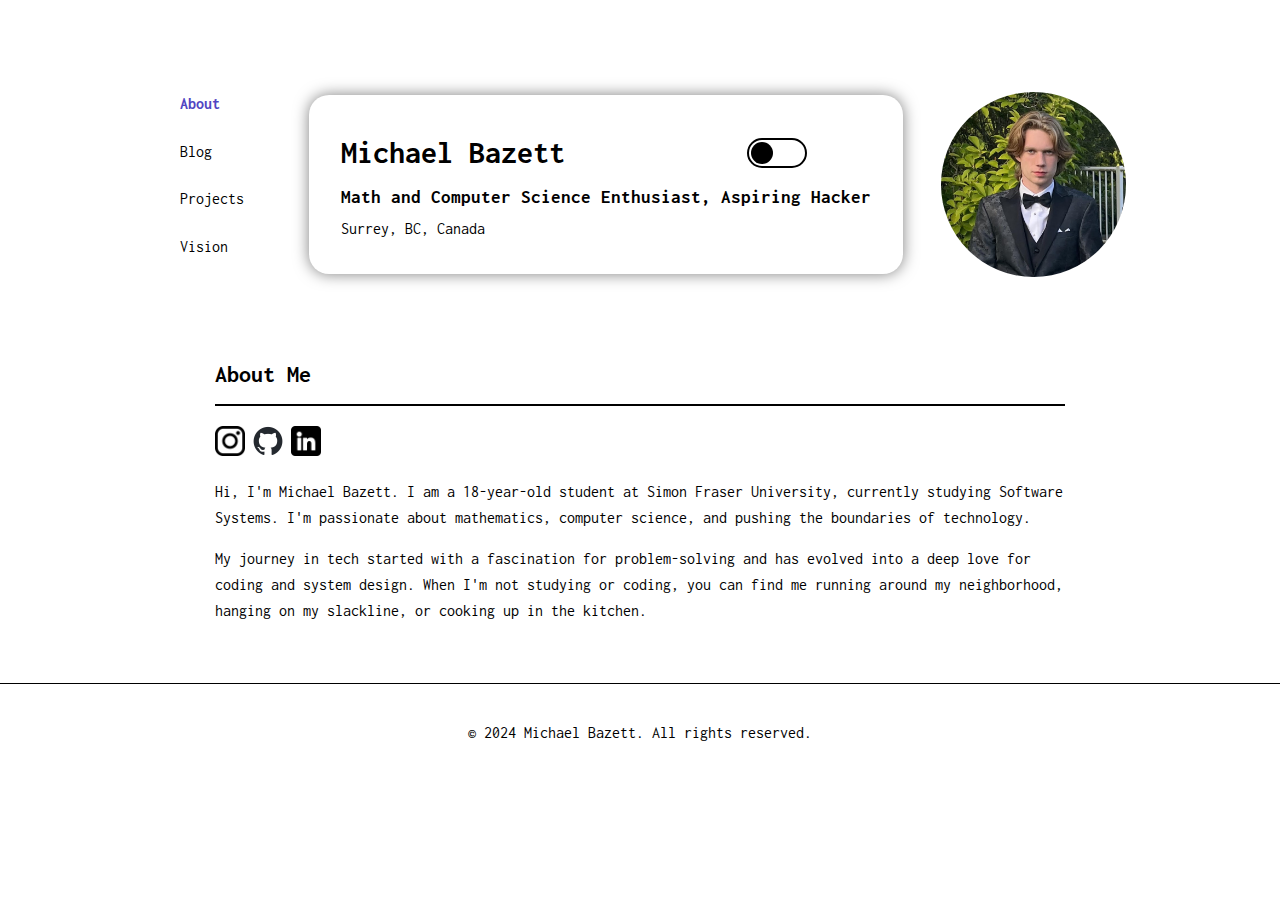
<file: index.html>
<!DOCTYPE html>
<html lang="en">
<head>
    <meta charset="UTF-8">
    <meta name="viewport" content="width=device-width, initial-scale=1.0">
    <title>Michael Bazett - Personal Website</title>
    <link rel="stylesheet" href="styles.css">
    <link href="https://fonts.googleapis.com/css2?family=Inconsolata:wght@400;700&display=swap" rel="stylesheet">
    <link rel="icon" href="Assets/favicon2.png">
</head>
<body>
    <header class="top-part">
        <nav class="nav-bar">
            <a href="index.html">About</a>
            <a href="blog.html">Blog</a>
            <a href="projects.html">Projects</a>
            <a href="vision.html">Vision</a>
        </nav>
        <div class="header-row">
            <div class="header-column box-shadow rounded-edges">
                <div class="header-button-row">
                    <h1 id="michael-bazett" class="about-info">Michael Bazett</h1>
                    <button id="darkModeToggle" class="toggle-button">
                        <span class="toggle-circle"></span>
                    </button>
                </div>
                <h3 id="math-and-computer-science-enthusiast-aspiring-hacker" class="about-info">Math and Computer Science Enthusiast, Aspiring Hacker</h3>
                <p class="about-info">Surrey, BC, Canada</p>

            </div>
            <div class="image-container">
                <img src="Assets/pfp2.jpg" alt="Michael Bazett" class="pfp-img">
            </div>
        </div>
    </header>

    <main role="main">
        <section class="section about-section">
            <div class="about-column">
                    <h2>About Me</h2>
                <div class="social-medias">
                    <a href="https://www.instagram.com/michael.bazett/" target="_blank" >
                    <img src="Assets/instapng.png" class="socials-image" id="insta-png">
                    </a>
                    <a href="https://github.com/Bazinator" target="_blank" >
                        <img src="Assets/github-mark.png" class="socials-image" id="github-png" >
                    </a>
                    <a href="https://www.linkedin.com/in/michael-bazett-34ab6525b/" target="_blank" >
                        <img src="Assets/linkedin.png" class="socials-image" id="linkedin-png" >
                    </a>
                </div>
                <p>Hi, I'm Michael Bazett. I am a 18-year-old student at Simon Fraser University, currently studying Software Systems. I'm passionate about mathematics, computer science, and pushing the boundaries of technology.</p>
    
                <p>My journey in tech started with a fascination for problem-solving and has evolved into a deep love for coding and system design. When I'm not studying or coding, you can find me running around my neighborhood, hanging on my slackline, or cooking up in the kitchen.</p>
            </div>
        </section>
    </main>

    <footer>
        <p>&copy; 2024 Michael Bazett. All rights reserved.</p>
    </footer>


    <script src="main.js"></script>
</body>
</html>
</file>
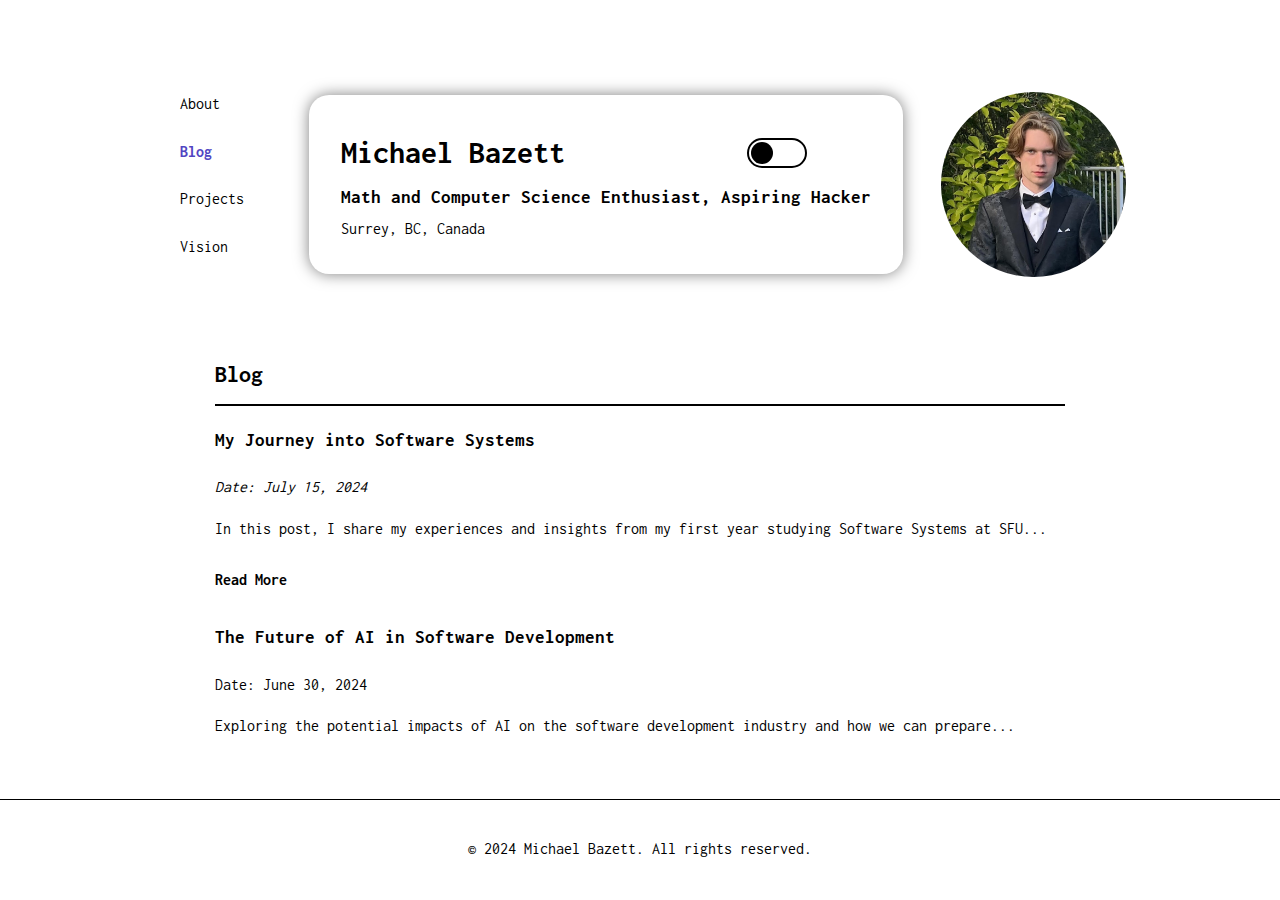
<file: blog.html>
<!-- blog.html -->
<!DOCTYPE html>
<html lang="en">
<head>
    <meta charset="UTF-8">
    <meta name="viewport" content="width=device-width, initial-scale=1.0">
    <title>Michael Bazett - Blog</title>
    <link rel="stylesheet" href="styles.css">
    <link href="https://fonts.googleapis.com/css2?family=Inconsolata:wght@400;700&display=swap" rel="stylesheet">
    <link rel="icon" href="Assets/favicon2.png">
</head>
<body>
    <header class="top-part">
        <nav class="nav-bar">
            <a href="index.html">About</a>
            <a href="blog.html">Blog</a>
            <a href="projects.html">Projects</a>
            <a href="vision.html">Vision</a>
        </nav>
        <div class="header-row">
            <div class="header-column box-shadow rounded-edges">
                <div class="header-button-row">
                    <h1 id="michael-bazett" class="about-info">Michael Bazett</h1>
                    <button id="darkModeToggle" class="toggle-button">
                        <span class="toggle-circle"></span>
                    </button>
                </div>
                <h3 id="math-and-computer-science-enthusiast-aspiring-hacker" class="about-info">Math and Computer Science Enthusiast, Aspiring Hacker</h3>
                <p class="about-info">Surrey, BC, Canada</p>

            </div>
            <div class="image-container">
                <img src="Assets/pfp2.jpg" alt="Michael Bazett" class="pfp-img">
            </div>
        </div>
    </header>

    <main role="main">
        <section class="section blog-section">
            <h2>Blog</h2>
            <article>
                <h3><a href="Blogs/blog-post-1.html">My Journey into Software Systems</a></h3>
                <p class="post-meta">Date: July 15, 2024</p>
                <p>In this post, I share my experiences and insights from my first year studying Software Systems at SFU...</p>
                <a href="Blogs/blog-post-1.html" class="read-more">Read More</a>
            </article>
            <article>
                <h3>The Future of AI in Software Development</h3>
                <p>Date: June 30, 2024</p>
                <p>Exploring the potential impacts of AI on the software development industry and how we can prepare...</p>
            </article>
        </section>
    </main>

    <footer>
        <p>&copy; 2024 Michael Bazett. All rights reserved.</p>
    </footer>

    <script src="main.js"></script>
</body>
</html>
</file>
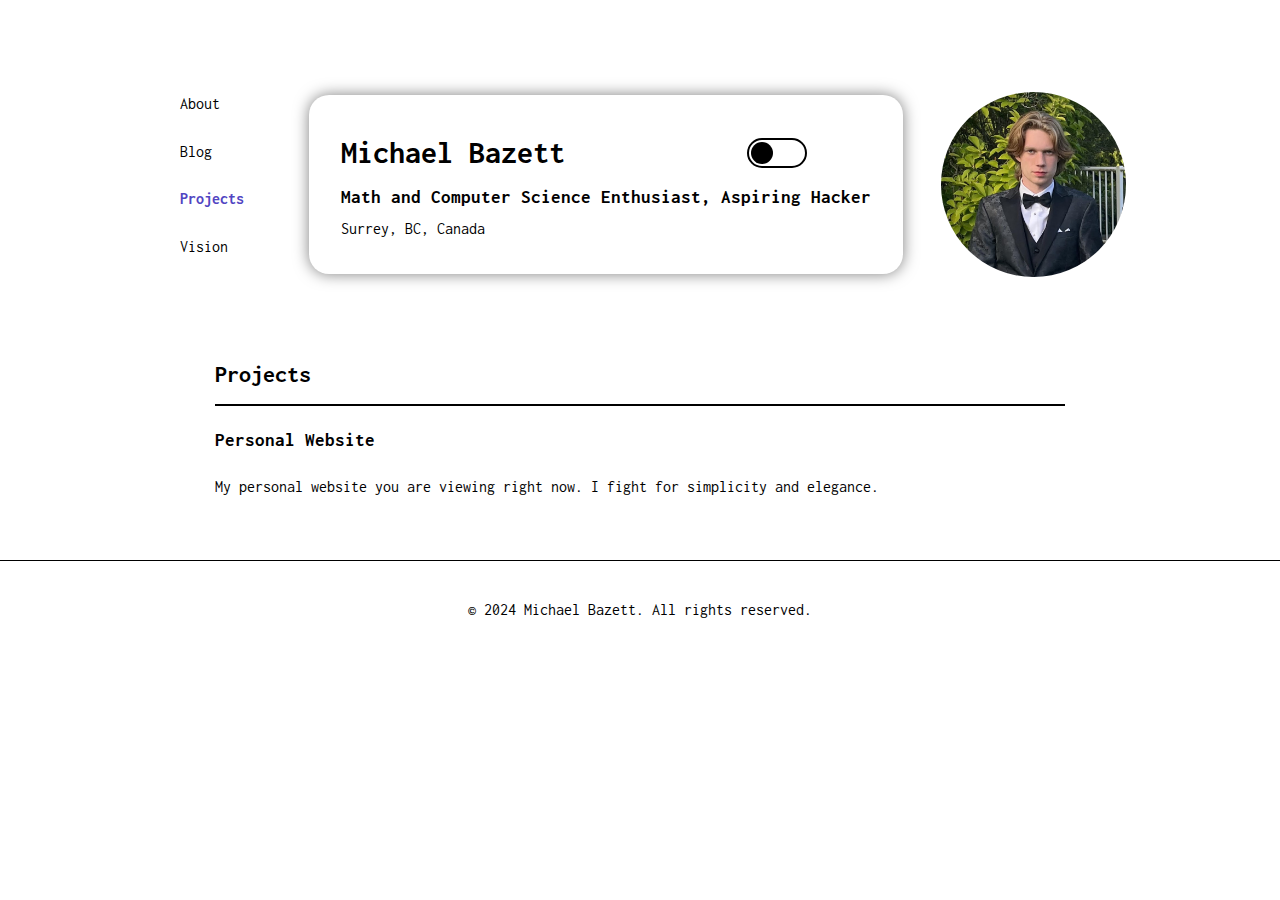
<file: projects.html>
<!-- projects.html -->
<!DOCTYPE html>
<html lang="en">
<head>
    <meta charset="UTF-8">
    <meta name="viewport" content="width=device-width, initial-scale=1.0">
    <title>Michael Bazett - Projects</title>
    <link rel="stylesheet" href="styles.css">
    <link href="https://fonts.googleapis.com/css2?family=Inconsolata:wght@400;700&display=swap" rel="stylesheet">
    <link rel="icon" href="Assets/favicon2.png">
</head>
<body>
    <header class="top-part">
        <nav class="nav-bar">
            <a href="index.html">About</a>
            <a href="blog.html">Blog</a>
            <a href="projects.html">Projects</a>
            <a href="vision.html">Vision</a>
        </nav>
        <div class="header-row">
            <div class="header-column box-shadow rounded-edges">
                <div class="header-button-row">
                    <h1 id="michael-bazett" class="about-info">Michael Bazett</h1>
                    <button id="darkModeToggle" class="toggle-button">
                        <span class="toggle-circle"></span>
                    </button>
                </div>
                <h3 id="math-and-computer-science-enthusiast-aspiring-hacker" class="about-info">Math and Computer Science Enthusiast, Aspiring Hacker</h3>
                <p class="about-info">Surrey, BC, Canada</p>

            </div>
            <div class="image-container">
                <img src="Assets/pfp2.jpg" alt="Michael Bazett" class="pfp-img">
            </div>
        </div>
    </header>

    <main role="main">
        <section class="section projects-section">
            <h2>Projects</h2>
            <div class="project">
                <h3>Personal Website</h3>
                <p>My personal website you are viewing right now. I fight for simplicity and elegance.</p>
            </div>
        </section>
    </main>

    <footer>
        <p>&copy; 2024 Michael Bazett. All rights reserved.</p>
    </footer>


    <script src="main.js"></script>
</body>
</html>
</file>
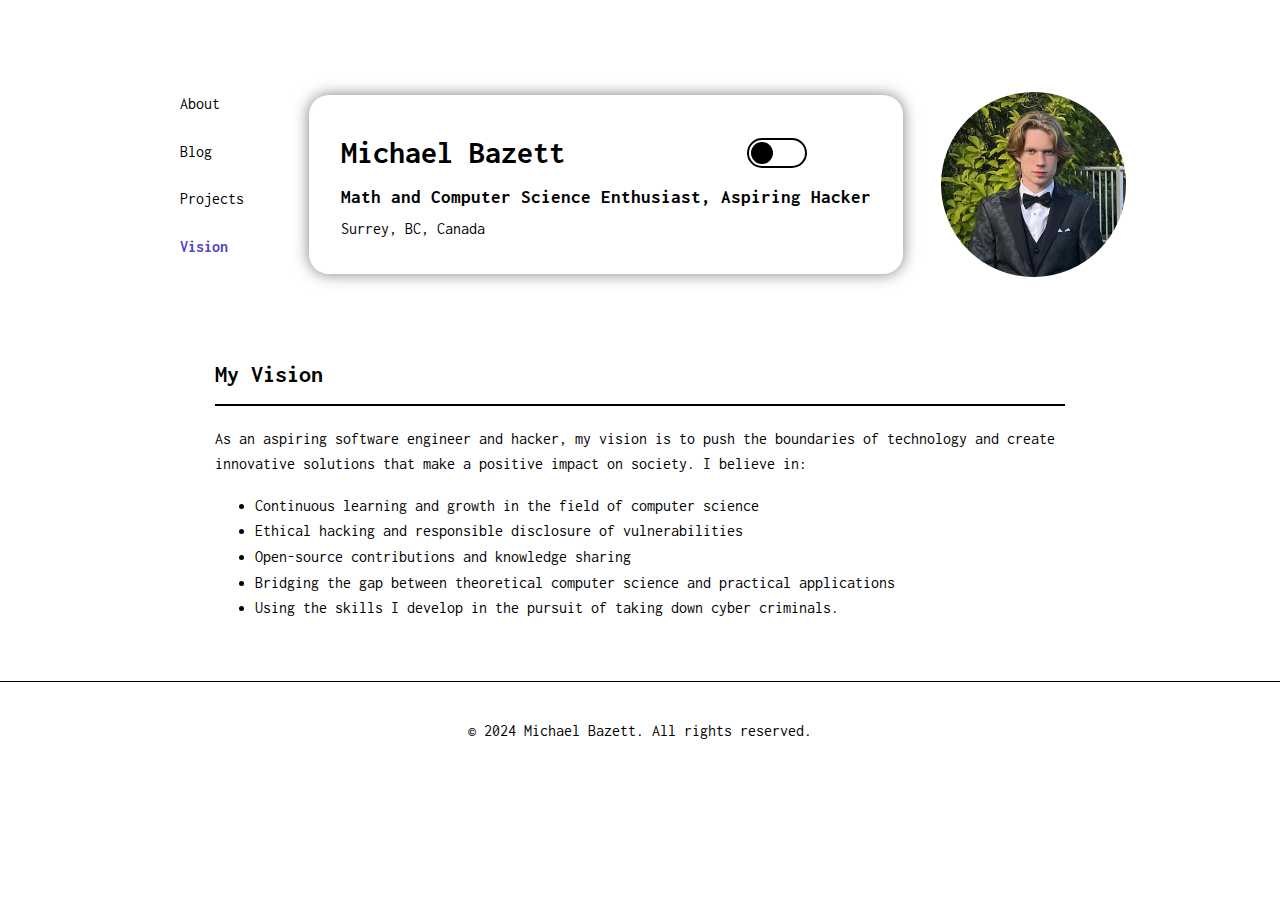
<file: vision.html>
<!-- vision.html -->
<!DOCTYPE html>
<html lang="en">
<head>
    <meta charset="UTF-8">
    <meta name="viewport" content="width=device-width, initial-scale=1.0">
    <title>Michael Bazett - Vision</title>
    <link rel="stylesheet" href="styles.css">
    <link href="https://fonts.googleapis.com/css2?family=Inconsolata:wght@400;700&display=swap" rel="stylesheet">
    <link rel="icon" href="Assets/favicon2.png">
</head>
<body>
    <header class="top-part">
        <nav class="nav-bar">
            <a href="index.html">About</a>
            <a href="blog.html">Blog</a>
            <a href="projects.html">Projects</a>
            <a href="vision.html">Vision</a>
        </nav>
        <div class="header-row">
            <div class="header-column box-shadow rounded-edges">
                <div class="header-button-row">
                    <h1 id="michael-bazett" class="about-info">Michael Bazett</h1>
                    <button id="darkModeToggle" class="toggle-button">
                        <span class="toggle-circle"></span>
                    </button>
                </div>
                <h3 id="math-and-computer-science-enthusiast-aspiring-hacker" class="about-info">Math and Computer Science Enthusiast, Aspiring Hacker</h3>
                <p class="about-info">Surrey, BC, Canada</p>

            </div>
            <div class="image-container">
                <img src="Assets/pfp2.jpg" alt="Michael Bazett" class="pfp-img">
            </div>
        </div>
    </header>
    <main role="main">
        <section class="section vision-section">
            <h2>My Vision</h2>
            <p>As an aspiring software engineer and hacker, my vision is to push the boundaries of technology and create innovative solutions that make a positive impact on society. I believe in:</p>
            <ul>
                <li>Continuous learning and growth in the field of computer science</li>
                <li>Ethical hacking and responsible disclosure of vulnerabilities</li>
                <li>Open-source contributions and knowledge sharing</li>
                <li>Bridging the gap between theoretical computer science and practical applications</li>
                <li>Using the skills I develop in the pursuit of taking down cyber criminals.</li>
            </ul>
        </section>
    </main>

    <footer>
        <p>&copy; 2024 Michael Bazett. All rights reserved.</p>
    </footer>

    <script src="main.js"></script>
</body>
</html>
</file>
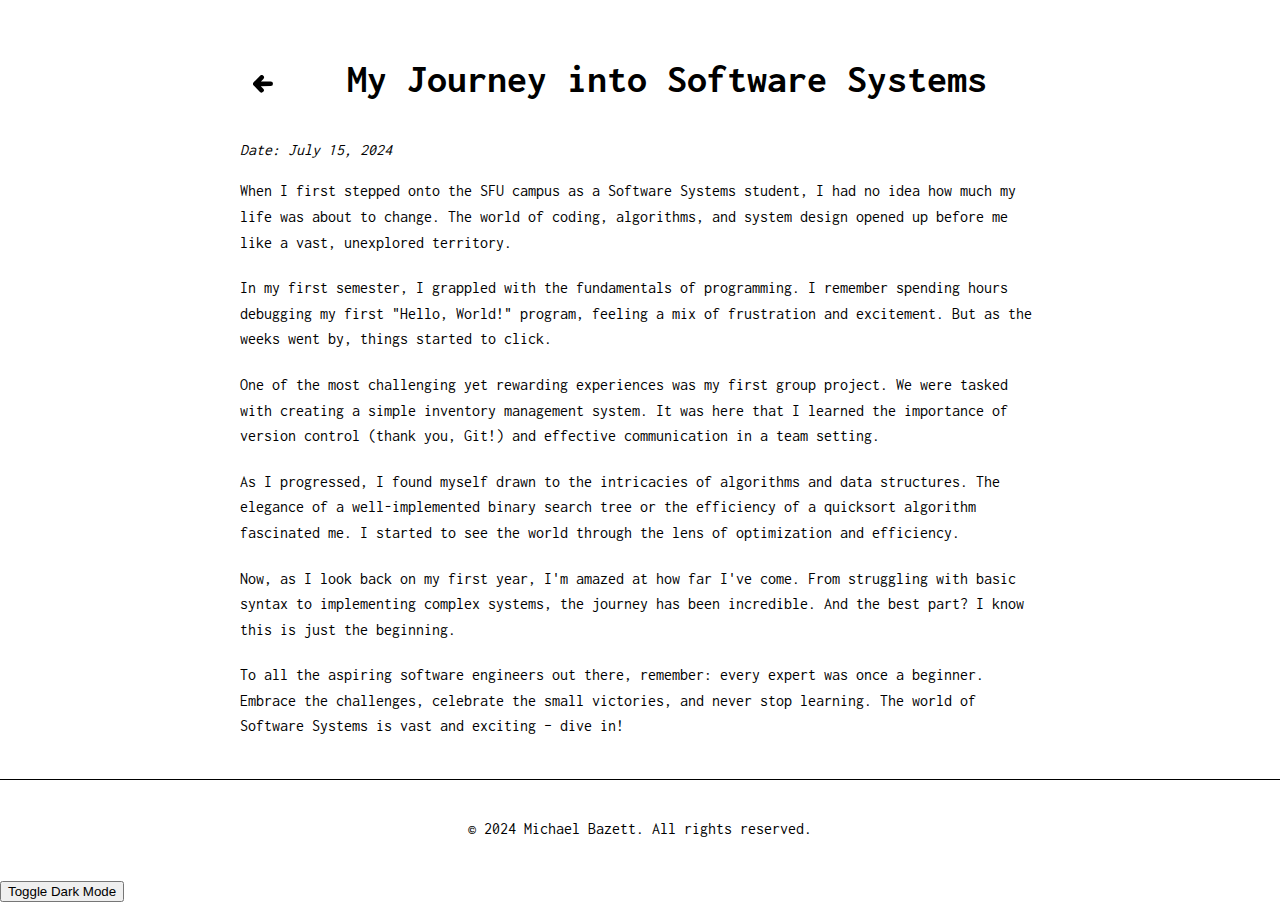
<file: Blogs/blog-post-1.html>
<!DOCTYPE html>
<html lang="en">
<head>
  <meta charset="UTF-8">
  <meta name="viewport" content="width=device-width, initial-scale=1.0">
  <title>Blog Title</title>
  <link rel="stylesheet" href="../styles.css">
  <link href="https://fonts.googleapis.com/css2?family=Inconsolata:wght@400;700&display=swap" rel="stylesheet">
</head>
<body>
<!-- Article Content -->
<main role="main">
  
  <article class="blog-post">
      <div class="blog-row">
        <a href="../blog.html">
          <svg class="back_arrow" data-name="Layer 1" xmlns="http://www.w3.org/2000/svg" viewBox="0 0 122.88 108.06">
            <path d="M63.94,24.28a14.28,14.28,0,0,0-20.36-20L4.1,44.42a14.27,14.27,0,0,0,0,20l38.69,39.35a14.27,14.27,0,0,0,20.35-20L48.06,68.41l60.66-.29a14.27,14.27,0,1,0-.23-28.54l-59.85.28,15.3-15.58Z"/>
          </svg>
        </a>
        <h1>My Journey into Software Systems</h1>
      </div>
      <p class="post-meta">Date: July 15, 2024</p>
      <div class="post-content">
          <p>When I first stepped onto the SFU campus as a Software Systems student, I had no idea how much my life was about to change. The world of coding, algorithms, and system design opened up before me like a vast, unexplored territory.</p>
          
          <p>In my first semester, I grappled with the fundamentals of programming. I remember spending hours debugging my first "Hello, World!" program, feeling a mix of frustration and excitement. But as the weeks went by, things started to click.</p>
          
          <p>One of the most challenging yet rewarding experiences was my first group project. We were tasked with creating a simple inventory management system. It was here that I learned the importance of version control (thank you, Git!) and effective communication in a team setting.</p>
          
          <p>As I progressed, I found myself drawn to the intricacies of algorithms and data structures. The elegance of a well-implemented binary search tree or the efficiency of a quicksort algorithm fascinated me. I started to see the world through the lens of optimization and efficiency.</p>
          
          <p>Now, as I look back on my first year, I'm amazed at how far I've come. From struggling with basic syntax to implementing complex systems, the journey has been incredible. And the best part? I know this is just the beginning.</p>
          
          <p>To all the aspiring software engineers out there, remember: every expert was once a beginner. Embrace the challenges, celebrate the small victories, and never stop learning. The world of Software Systems is vast and exciting – dive in!</p>
      </div>
  </article>
</main>
  <!-- Footer -->
  <footer>
    <p>&copy; 2024 Michael Bazett. All rights reserved.</p>
  </footer>

  <!-- Buttons and Scripts -->
  <button id="DarkModeToggle">Toggle Dark Mode</button>
  <script src="../main.js"></script>
</body>
</html>
</file>
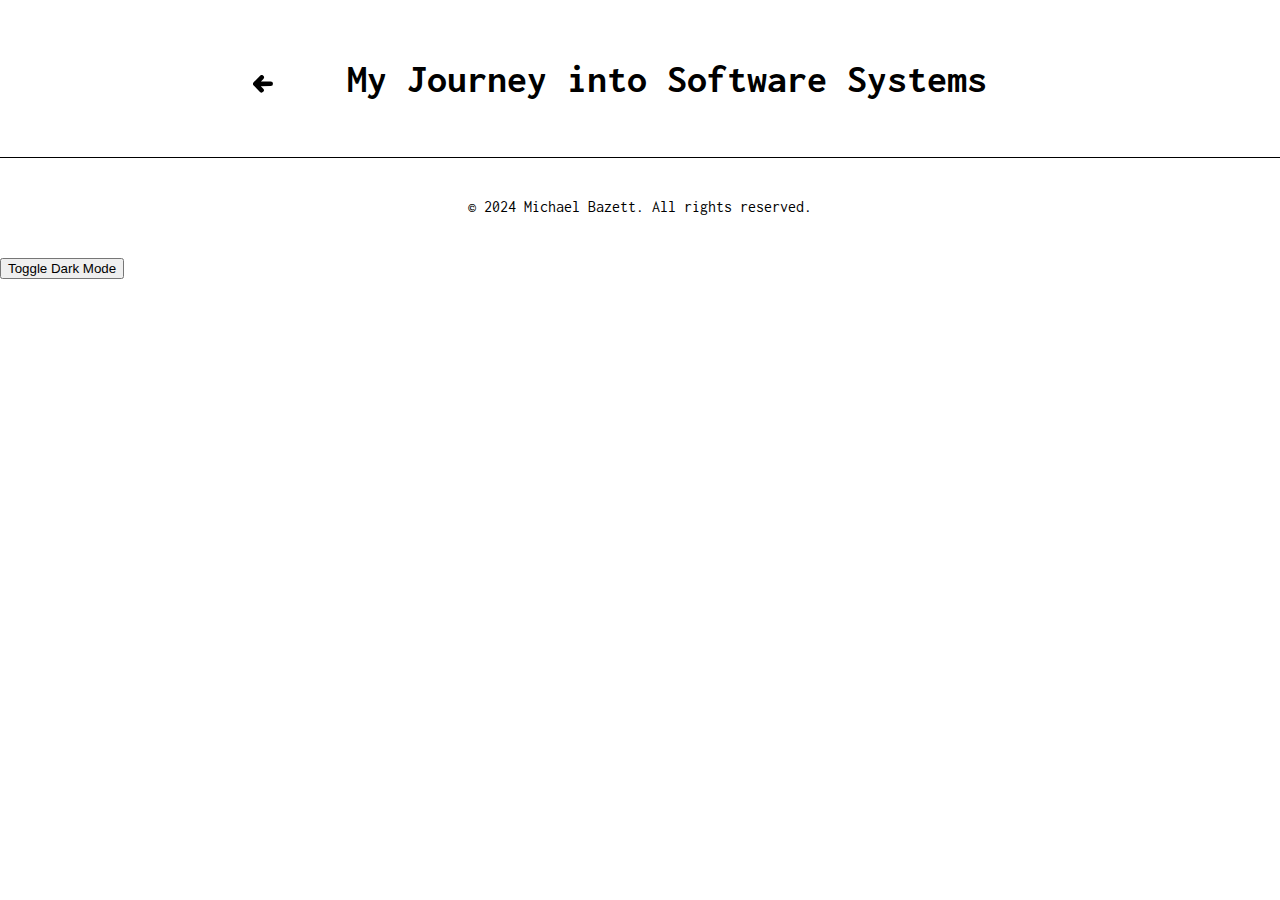
<file: Blogs/blog-post-template.html>
<!DOCTYPE html>
<html lang="en">
<head>
  <meta charset="UTF-8">
  <meta name="viewport" content="width=device-width, initial-scale=1.0">
  <title>Blog Title</title>
  <link rel="stylesheet" href="../styles.css">
  <link href="https://fonts.googleapis.com/css2?family=Inconsolata:wght@400;700&display=swap" rel="stylesheet">
</head>
<body>

<!-- Article Content -->
  <main role="main">
    <article class="blog-post">
      <div class="blog-row">
        <a href="../blog.html">
          <svg class="back_arrow" data-name="Layer 1" xmlns="http://www.w3.org/2000/svg" viewBox="0 0 122.88 108.06">
            <path d="M63.94,24.28a14.28,14.28,0,0,0-20.36-20L4.1,44.42a14.27,14.27,0,0,0,0,20l38.69,39.35a14.27,14.27,0,0,0,20.35-20L48.06,68.41l60.66-.29a14.27,14.27,0,1,0-.23-28.54l-59.85.28,15.3-15.58Z"/>
          </svg>
        </a>
        <h1>My Journey into Software Systems</h1>
      </div>
      <p class="post-meta"></p>
      <div class="post-content"></div>
    </article>
  </main>
  <!-- Footer -->
  <footer>
    <p>&copy; 2024 Michael Bazett. All rights reserved.</p>
  </footer>

  <!-- Buttons and Scripts -->
  <button id="DarkModeToggle">Toggle Dark Mode</button>
  <script src="../main.js"></script>
</body>
</html>
</file>
<file: styles.css>
/* Main Styles */
:root {
  --background-color: rgb(255, 255, 255);
  --text-color: rgb(0, 0, 0);
  --box-shadow-color: rgba(0, 0, 0, 0.5);
  --active-link-color: #5145c2;
}

body.dark-mode {
  --background-color: #1a1a1a;
  --text-color: #f0f0f0;
  --box-shadow-color: rgba(255, 255, 255, 0.1);
  --active-link-color: #57b654;
}

html {
  background: var(--background-color);
}

body {
  color: var(--text-color);
  font-family: "Inconsolata", monospace;
  font-optical-sizing: auto;
  font-style: normal;
  line-height: 1.6;
  margin: 0;
  padding: 0;
  transition: background-color 0.3s, color 0.3s;
}

a {
  text-decoration: none;
  color: var(--text-color);
}




.box-shadow {
  box-shadow: 0px 0px 15px var(--box-shadow-color);
}

.rounded-edges {
  border-radius: 20px;
}

/* Header Styles */
.top-part {
  display: flex;
  justify-content: center;
  flex-wrap: wrap;
  padding: 20px;
}

.header-row {
  display: flex;
  align-items: center;
  flex-direction: row;
  margin-top: 6vh;
  flex-wrap: wrap;
}

.header-column {
  text-align: left;
  margin-right: 3vw;
  padding: 30px;
}

.image-container {
  width: 185px;
  height: 185px;
  overflow: hidden;
  border-radius: 50%;
}
.header-button-row {
  display: flex;
  flex-direction: row;
  justify-content:flex-start;
}
.about-info {
  padding: 2px;
  margin: 0;
}
.pfp-img {
  height: 100%;
  width: 100%;
  overflow: hidden;
  transform: scale(1);
  object-fit: cover;
}
/* Dark Mode Toggle Button */
#darkModeToggle {
  top: 13px;
  margin-left: 180px;
  width: 60px;
  height: 30px;
  background-color: var(--background-color);
  border: 2px solid var(--text-color);
  border-radius: 30px;
  cursor: pointer;
  position: relative;
  outline: none;
  transition: background-color 0.3s ease, border-color 0.3s ease;
}

#darkModeToggle .toggle-circle {
  width: 22px;
  height: 22px;
  background-color: var(--text-color);
  border-radius: 50%;
  position: absolute;
  top: 2px;
  left: 2px;
  transition: left 0.3s ease;
}

#darkModeToggle.dark-mode .toggle-circle {
  left: 32px;
  background-color: var(--background-color);
}

#darkModeToggle.dark-mode {
  background-color: var(--text-color);
}
/* Nav Bar Styles */
.nav-bar {
  padding: 20px;
  display: flex;
  flex-direction: column;
  align-items: left;
  margin-right: 3vw;
  margin-top: 5vh;
}

nav a {
  padding: 6px;
  margin-bottom: 10px;
}

nav a.active {
  color: var(--active-link-color);
  font-weight: bold;
}



/* Main Content Styles */
main {
  max-width: 850px;
  margin: 0 auto;
  padding: 20px;
}

.section {
  margin-bottom: 40px;
}

h2 {
  border-bottom: 2px solid var(--text-color);
  padding-bottom: 10px;
}
.social-medias img {
  width: 30px;
  height: 30px;
}

/* Blog Styles */
.blog-section article {
  margin-bottom: 30px;
}

/* Projects Styles */
.project {
  margin-bottom: 20px;
}

/* Footer Styles */
footer {
  text-align: center;
  padding: 20px;
  background-color: var(--background-color);
  color: var(--text-color);
  border-top: 1px solid var(--text-color);
}



/* Blog Styles */
.blog-preview {
  margin-bottom: 30px;
  padding-bottom: 20px;
  border-bottom: 1px solid var(--text-color);
}

.blog-preview h3 {
  margin-bottom: 10px;
}

.post-meta {
  font-style: italic;
  margin-bottom: 10px;
}

.read-more {
  display: inline-block;
  margin-top: 10px;
  font-weight: bold;
}

.blog-post {
  max-width: 800px;
  margin: 0 auto;
}

.blog-post h1 {
  font-size: 2.5em;
  margin-bottom: 10px;
}

.post-content p {
  margin-bottom: 20px;
}

.back_arrow {
  width: 20px;
  margin-top: 55px;
  margin-left: -40px;
}

.blog-row {
  display: flex;
  flex-direction: row;
  justify-content: space-evenly;
}
/* Responsive Design */
@media (max-width: 800px) {
  .header-row {
    flex-direction: column-reverse;
    margin: 0px;
  }
  .image-container {
    margin-bottom: 20px;
  }

  .header-column {
    margin-right: 0;
    margin-bottom: 20px;
  }
  
  .nav-bar {
    flex-direction: row;
    justify-content: center;
    margin-right: 0;
    margin-bottom: 0px;
    margin-top: 0px;
  }

  nav a {
    margin-right: 10px;
    margin-bottom: -10px;
  }
}
</file>
